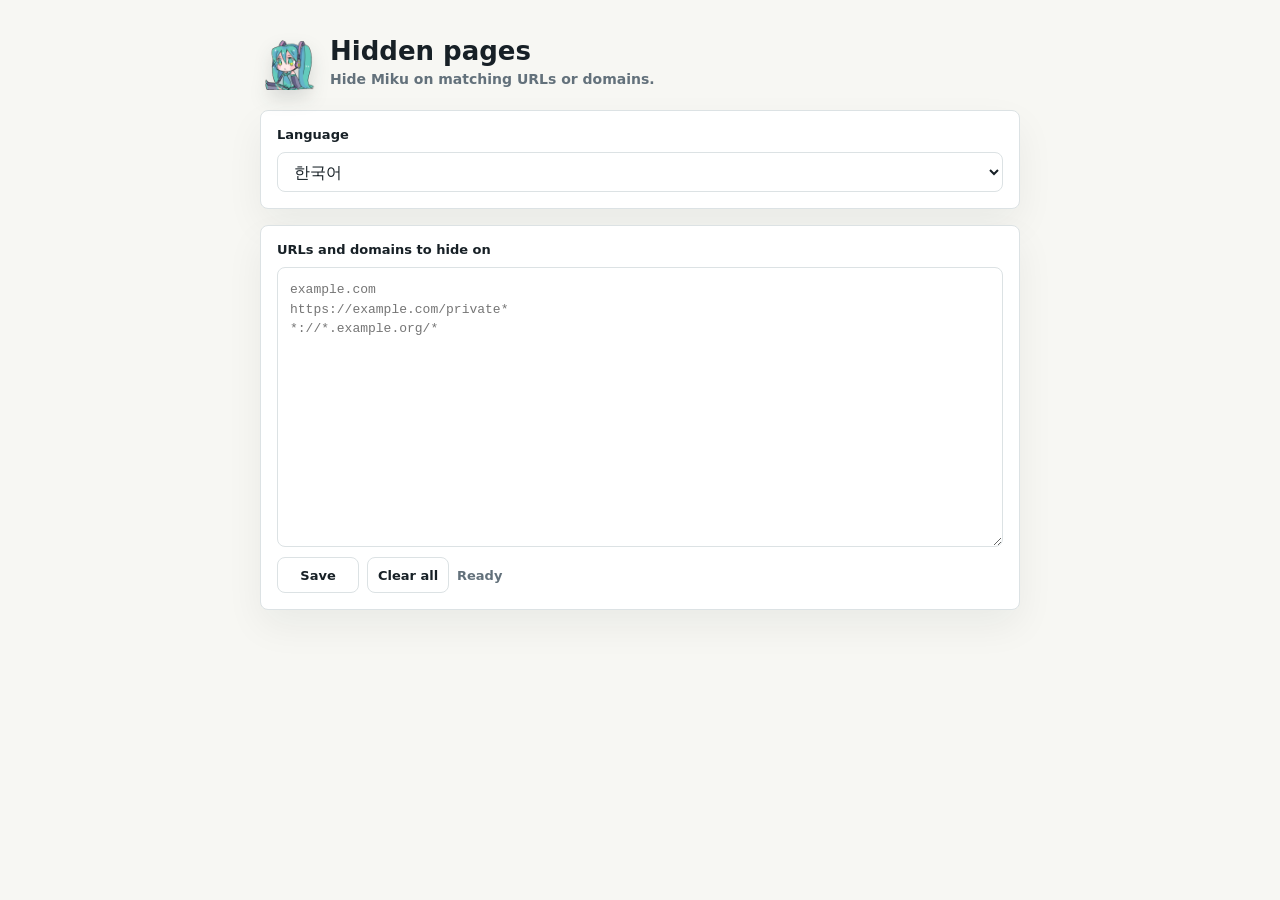
<file: options.html>
<!doctype html>
<html lang="en">
  <head>
    <meta charset="utf-8">
    <meta name="viewport" content="width=device-width, initial-scale=1">
    <title data-i18n="optionsTitle">Miku Desktop Pet Settings</title>
    <link rel="stylesheet" href="options.css">
  </head>
  <body>
    <main class="options-shell">
      <header>
        <img src="assets/miku/shime11.png" alt="">
        <div>
          <h1 data-i18n="hiddenPages">Hidden pages</h1>
          <p data-i18n="hiddenPagesDescription">Hide Miku on matching URLs or domains.</p>
        </div>
      </header>

      <section class="language-panel">
        <label for="languageSelect" data-i18n="language">Language</label>
        <select id="languageSelect">
          <option value="en">English</option>
        </select>
      </section>

      <section class="editor-panel">
        <label for="blockedPages" data-i18n="blockedPages">URLs and domains to hide on</label>
        <textarea id="blockedPages" spellcheck="false" placeholder="example.com&#10;https://example.com/private*&#10;*://*.example.org/*"></textarea>
        <div class="actions">
          <button id="saveButton" type="button" data-i18n="save">Save</button>
          <button id="clearButton" type="button" data-i18n="clear">Clear all</button>
          <span id="saveStatus" role="status">Ready</span>
        </div>
      </section>
    </main>
    <script type="module" src="options.js"></script>
  </body>
</html>
</file>
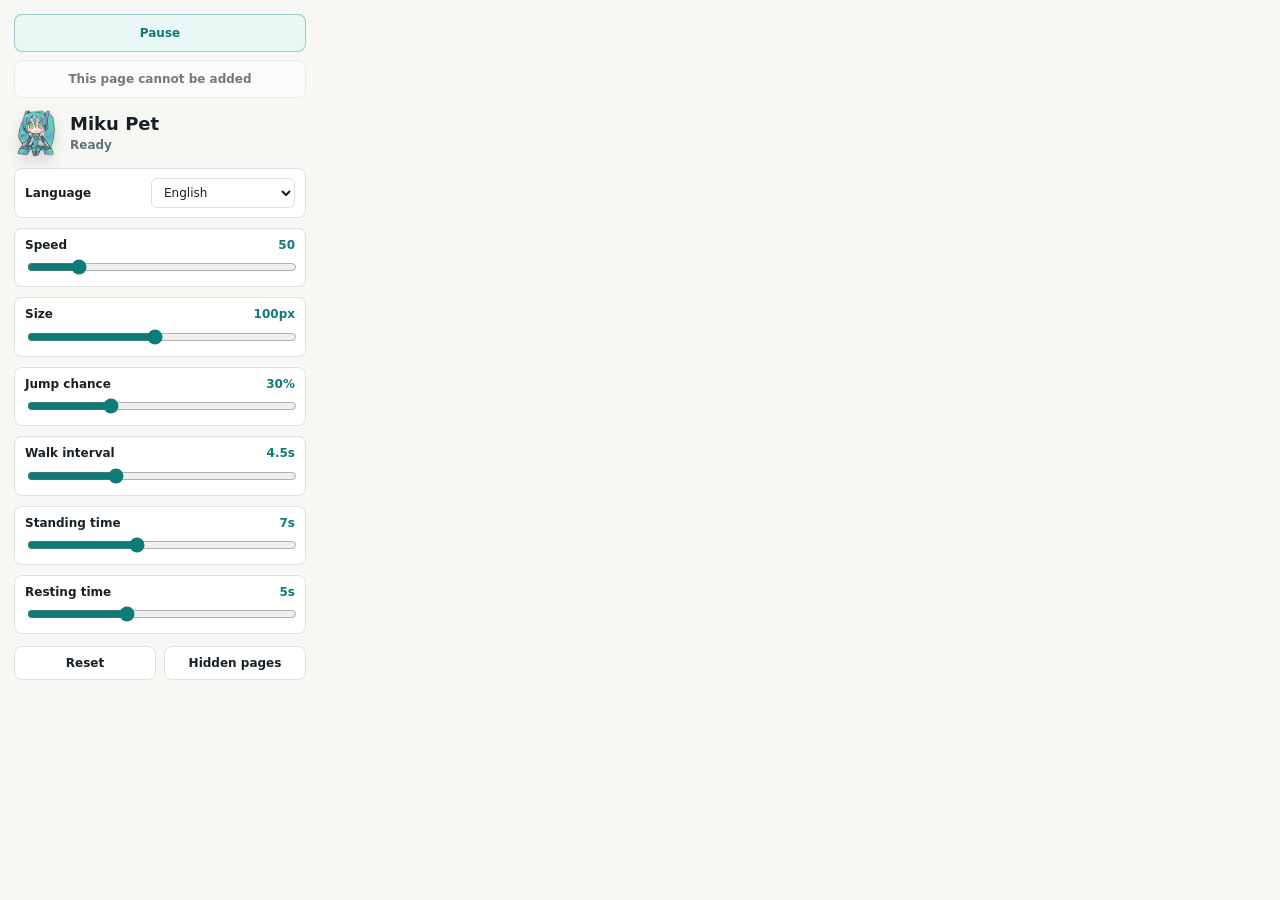
<file: popup.html>
<!doctype html>
<html lang="en">
  <head>
    <meta charset="utf-8">
    <meta name="viewport" content="width=device-width, initial-scale=1">
    <title data-i18n="appTitle">Miku Desktop Pet</title>
    <link rel="stylesheet" href="popup.css">
  </head>
  <body>
    <main class="popup-shell">
      <section class="top-actions" aria-label="Quick actions" data-i18n-aria-label="quickActions">
        <button id="togglePlaybackButton" class="primary-action" type="button" aria-label="Pause Miku">Pause</button>
        <button id="addDomainButton" type="button">Hide Miku on this domain</button>
      </section>

      <header class="popup-header">
        <img src="assets/miku/shime1.png" alt="">
        <div>
          <h1 data-i18n="petName">Miku Pet</h1>
          <p id="saveStatus" role="status">Ready</p>
        </div>
      </header>

      <form id="settingsForm" class="settings-form">
        <label class="language-row" for="languageSelect">
          <strong data-i18n="language">Language</strong>
          <select id="languageSelect" name="language">
            <option value="en">English</option>
          </select>
        </label>
        <label class="range-row">
          <span><strong data-i18n="speed">Speed</strong><output id="speedOutput"></output></span>
          <input id="speedInput" name="speed" type="range" min="25" max="170" step="5">
        </label>
        <label class="range-row">
          <span><strong data-i18n="size">Size</strong><output id="sizeOutput"></output></span>
          <input id="sizeInput" name="size" type="range" min="64" max="140" step="4">
        </label>
        <label class="range-row">
          <span><strong data-i18n="jump">Jump chance</strong><output id="jumpOutput"></output></span>
          <input id="jumpInput" name="jump" type="range" min="0" max="100" step="5">
        </label>
        <label class="range-row">
          <span><strong data-i18n="interval">Walk interval</strong><output id="intervalOutput"></output></span>
          <input id="intervalInput" name="interval" type="range" min="1" max="12" step="0.5">
        </label>
        <label class="range-row">
          <span><strong data-i18n="idle">Standing time</strong><output id="idleOutput"></output></span>
          <input id="idleInput" name="idle" type="range" min="1" max="16" step="0.5">
        </label>
        <label class="range-row">
          <span><strong data-i18n="rest">Resting time</strong><output id="restOutput"></output></span>
          <input id="restInput" name="rest" type="range" min="1" max="12" step="0.5">
        </label>
      </form>

      <footer class="popup-actions">
        <button id="resetButton" type="button" data-i18n="reset">Reset</button>
        <button id="optionsButton" type="button" data-i18n="hiddenPages">Hidden pages</button>
      </footer>
    </main>
    <script type="module" src="popup.js"></script>
  </body>
</html>
</file>
<file: options.css>
:root {
  color-scheme: light;
  --ink: #172026;
  --muted: #63717b;
  --paper: #f7f7f3;
  --surface: #ffffff;
  --line: #dce2e4;
  --teal: #0e7b78;
  --coral: #f07664;
}

* {
  box-sizing: border-box;
}

html,
body {
  min-height: 100%;
}

body {
  margin: 0;
  color: var(--ink);
  background: var(--paper);
  font-family: Inter, ui-sans-serif, system-ui, -apple-system, BlinkMacSystemFont, "Segoe UI", sans-serif;
}

button,
select,
textarea {
  font: inherit;
}

.options-shell {
  width: min(760px, calc(100vw - 32px));
  margin: 0 auto;
  padding: 34px 0;
}

header {
  display: flex;
  align-items: center;
  gap: 14px;
  margin-bottom: 20px;
}

header img {
  width: 56px;
  height: 56px;
  object-fit: contain;
  filter: drop-shadow(0 8px 9px rgba(23, 32, 38, 0.14));
}

h1 {
  margin: 0;
  font-size: 26px;
  line-height: 1.1;
  letter-spacing: 0;
}

p {
  margin: 5px 0 0;
  color: var(--muted);
  font-size: 14px;
  font-weight: 700;
}

.language-panel,
.editor-panel {
  display: grid;
  gap: 10px;
  padding: 16px;
  border: 1px solid var(--line);
  border-radius: 8px;
  background: var(--surface);
  box-shadow: 0 16px 38px rgba(23, 32, 38, 0.06);
}

.language-panel {
  margin-bottom: 16px;
}

select {
  min-height: 40px;
  width: 100%;
  border: 1px solid var(--line);
  border-radius: 8px;
  padding: 8px 12px;
  color: var(--ink);
  background: var(--surface);
  cursor: pointer;
}

label {
  font-size: 13px;
  font-weight: 800;
}

textarea {
  min-height: 280px;
  width: 100%;
  resize: vertical;
  border: 1px solid var(--line);
  border-radius: 8px;
  padding: 12px;
  color: var(--ink);
  background: #ffffff;
  font-family: ui-monospace, SFMono-Regular, Menlo, Consolas, "Liberation Mono", monospace;
  font-size: 13px;
  line-height: 1.5;
}

.actions {
  display: flex;
  align-items: center;
  gap: 8px;
}

button {
  min-width: 82px;
  min-height: 36px;
  border: 1px solid var(--line);
  border-radius: 8px;
  background: #ffffff;
  color: var(--ink);
  cursor: pointer;
  font-size: 13px;
  font-weight: 800;
}

button:hover {
  border-color: var(--teal);
}

button:focus-visible,
select:focus-visible,
textarea:focus-visible {
  outline: 3px solid rgba(14, 123, 120, 0.24);
  outline-offset: 2px;
}

#saveStatus {
  color: var(--muted);
  font-size: 13px;
  font-weight: 800;
}

@media (max-width: 520px) {
  .options-shell {
    width: calc(100vw - 20px);
    padding: 18px 0;
  }

  header {
    align-items: flex-start;
  }

  .actions {
    display: grid;
    grid-template-columns: 1fr 1fr;
  }

  #saveStatus {
    grid-column: 1 / -1;
  }
}
</file>
<file: popup.css>
:root {
  color-scheme: light;
  --ink: #172026;
  --muted: #63717b;
  --paper: #f7f7f3;
  --surface: #ffffff;
  --line: #dce2e4;
  --teal: #0e7b78;
  --coral: #f07664;
}

* {
  box-sizing: border-box;
}

body {
  width: 320px;
  margin: 0;
  color: var(--ink);
  background: var(--paper);
  font-family: Inter, ui-sans-serif, system-ui, -apple-system, BlinkMacSystemFont, "Segoe UI", sans-serif;
}

button,
input,
select {
  font: inherit;
}

.popup-shell {
  padding: 14px;
}

.top-actions {
  display: grid;
  grid-template-columns: 1fr;
  gap: 8px;
  margin-bottom: 12px;
}

.top-actions button {
  min-height: 38px;
}

.primary-action {
  border-color: rgba(14, 123, 120, 0.35);
  background: #e9f7f5;
  color: var(--teal);
}

.popup-header {
  display: flex;
  align-items: center;
  gap: 10px;
  margin-bottom: 12px;
}

.popup-header img {
  width: 46px;
  height: 46px;
  object-fit: contain;
  filter: drop-shadow(0 7px 7px rgba(23, 32, 38, 0.14));
}

h1 {
  margin: 0;
  font-size: 18px;
  line-height: 1.1;
  letter-spacing: 0;
}

p {
  margin: 4px 0 0;
  color: var(--muted);
  font-size: 12px;
  font-weight: 700;
}

.settings-form {
  display: grid;
  gap: 10px;
}

.range-row {
  display: grid;
  gap: 5px;
  padding: 9px 10px;
  border: 1px solid var(--line);
  border-radius: 8px;
  background: var(--surface);
}

.language-row {
  display: flex;
  align-items: center;
  justify-content: space-between;
  gap: 12px;
  padding: 9px 10px;
  border: 1px solid var(--line);
  border-radius: 8px;
  background: var(--surface);
  font-size: 12px;
}

.language-row select {
  min-width: 0;
  max-width: 190px;
  padding: 6px 8px;
  border: 1px solid var(--line);
  border-radius: 6px;
  background: var(--surface);
  color: var(--ink);
}

.range-row span {
  display: flex;
  justify-content: space-between;
  gap: 12px;
  min-width: 0;
  font-size: 12px;
  line-height: 1.2;
}

.range-row strong {
  font-weight: 800;
}

.range-row output {
  color: var(--teal);
  font-weight: 800;
  font-variant-numeric: tabular-nums;
}

.range-row input {
  width: 100%;
  accent-color: var(--teal);
}

.popup-actions {
  display: grid;
  grid-template-columns: 1fr 1fr;
  gap: 8px;
  margin-top: 12px;
}

button {
  min-height: 34px;
  border: 1px solid var(--line);
  border-radius: 8px;
  background: var(--surface);
  color: var(--ink);
  cursor: pointer;
  font-size: 12px;
  font-weight: 800;
  line-height: 1.25;
  white-space: normal;
}

button:disabled {
  cursor: default;
  opacity: 0.58;
}

button:hover {
  border-color: var(--teal);
}

button:focus-visible,
input:focus-visible,
select:focus-visible {
  outline: 3px solid rgba(14, 123, 120, 0.24);
  outline-offset: 2px;
}
</file>
